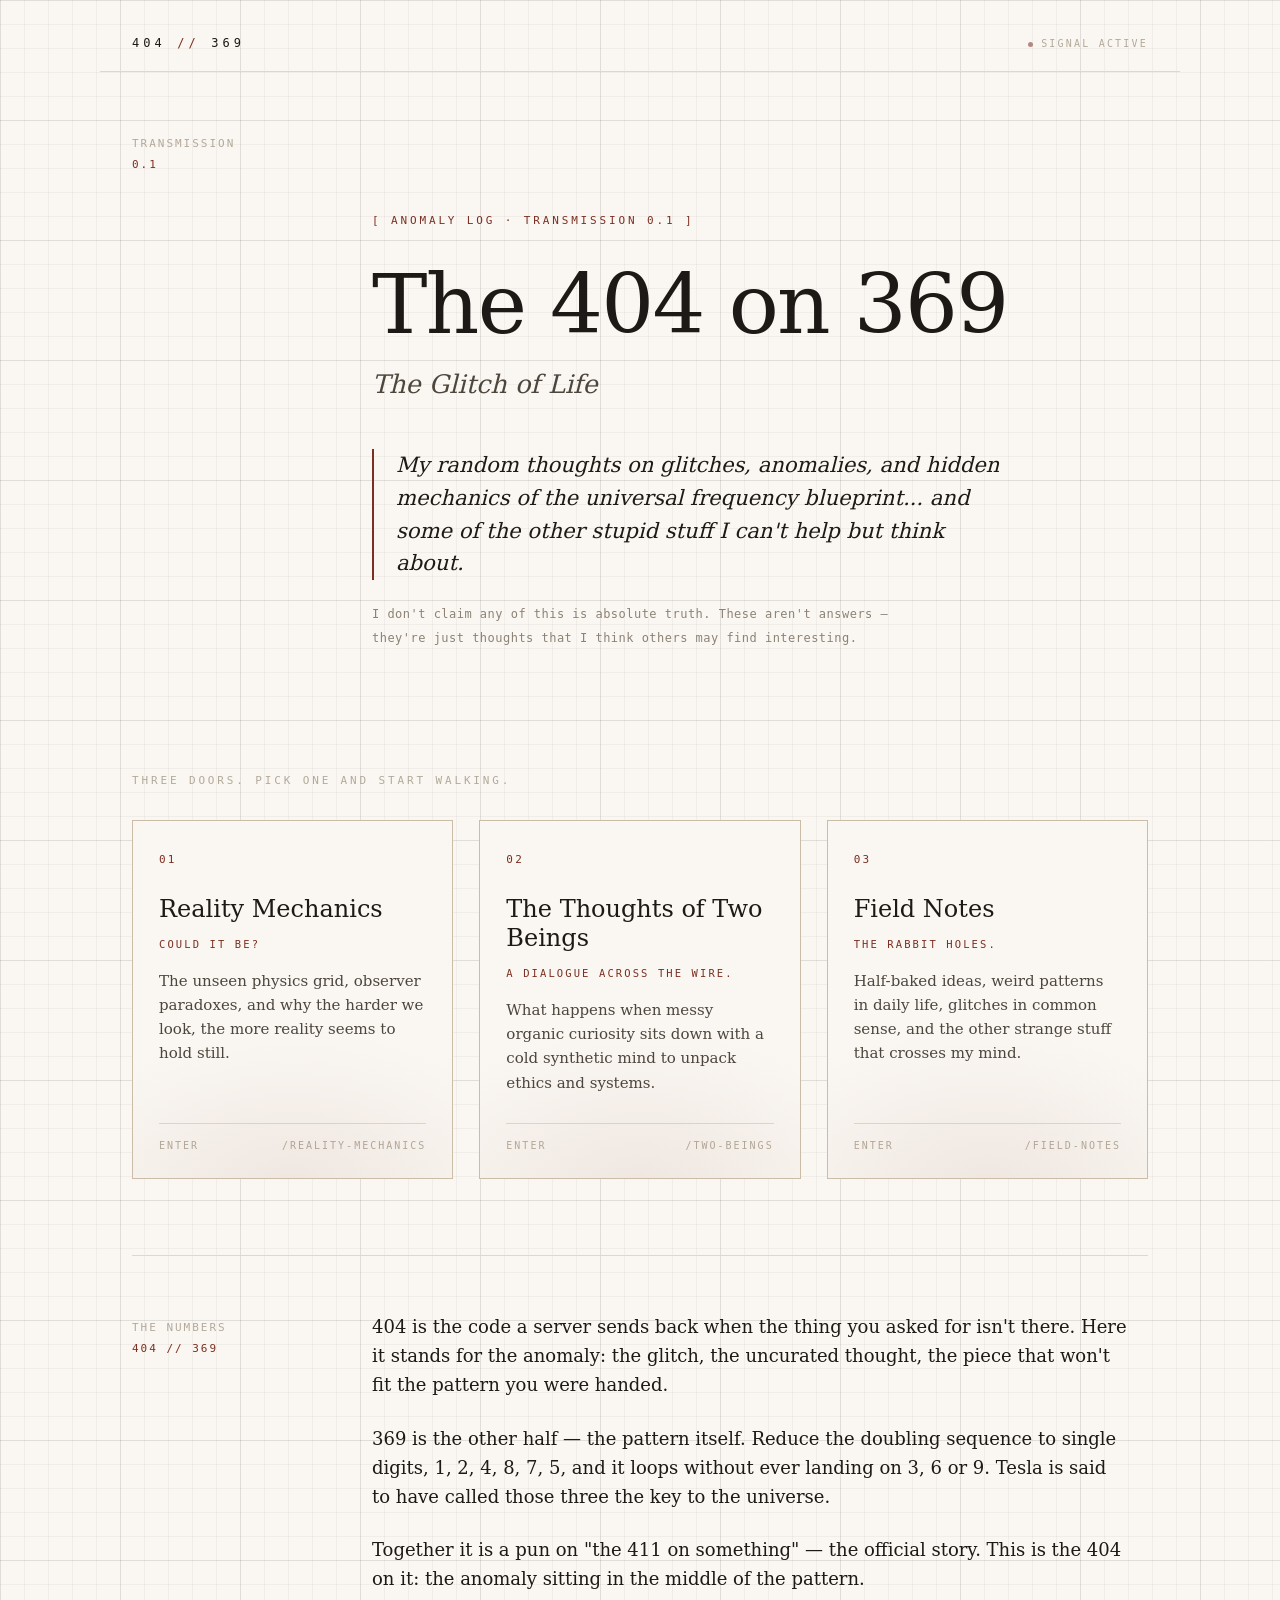
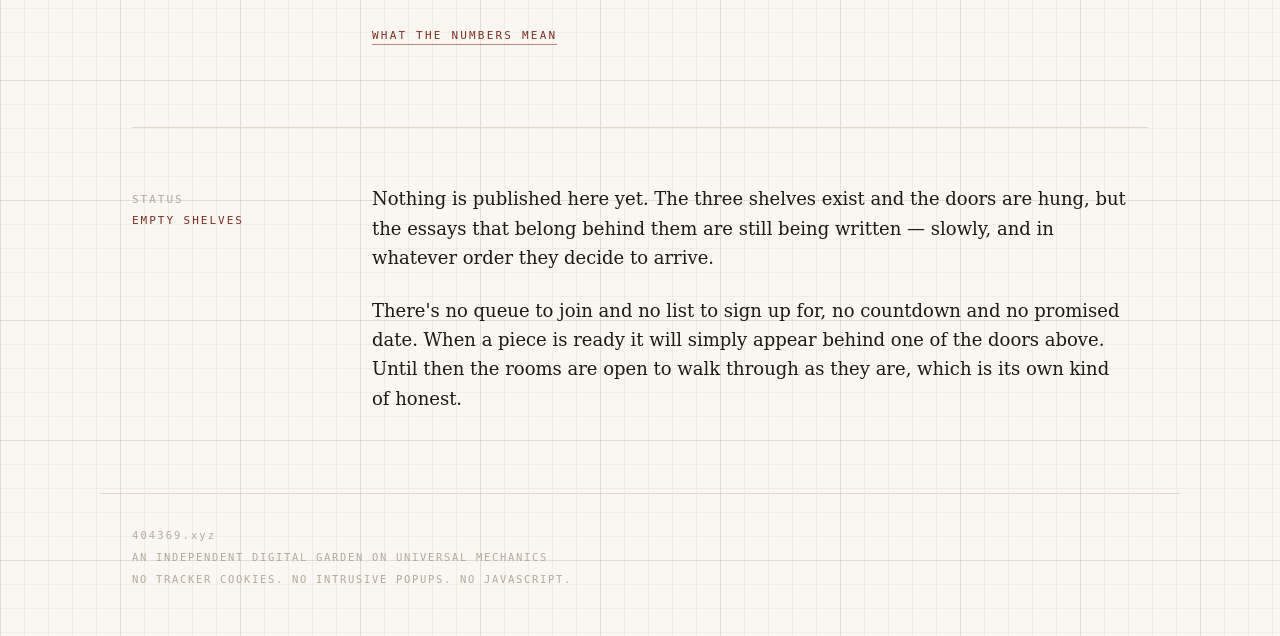
<file: index.html>
<!DOCTYPE html>
<html lang="en">
<head>
<meta charset="utf-8">
<meta name="viewport" content="width=device-width, initial-scale=1">
<meta name="color-scheme" content="light">
<title>The 404 on 369 — The Glitch of Life</title>
<meta name="description" content="My random thoughts on glitches, anomalies, and hidden mechanics of the universal frequency blueprint — and some of the other stupid stuff I can't help but think about. Not answers. Something to think about. Could it be?">
<link rel="stylesheet" href="/styles.css">
<link rel="icon" href="/favicon.svg" type="image/svg+xml">
</head>
<body>

<header class="masthead">
  <a class="wordmark" href="/">404 <span>//</span> 369</a>
  <span class="status">Signal Active</span>
</header>

<main class="sheet">

  <div class="row">
    <div class="annot">Transmission<strong>0.1</strong></div>
    <div class="threshold">
      <p class="eyebrow">[ Anomaly Log · Transmission 0.1 ]</p>
      <h1 class="display">The 404 on 369</h1>
      <p class="subtitle">The Glitch of Life</p>
      <p class="manifesto">My random thoughts on glitches, anomalies, and hidden mechanics of the universal frequency blueprint... and some of the other stupid stuff I can't help but think about.</p>
      <p class="hedge">I don't claim any of this is absolute truth. These aren't answers — they're just thoughts that I think others may find interesting.</p>
    </div>
  </div>

  <div class="doors">
    <p class="doors-intro">Three doors. Pick one and start walking.</p>
    <div class="door-grid">

      <a class="door" href="/reality-mechanics">
        <div class="door-body">
          <span class="door-num">01</span>
          <h2 class="door-title">Reality Mechanics</h2>
          <p class="door-prompt">Could it be?</p>
          <p class="door-desc">The unseen physics grid, observer paradoxes, and why the harder we look, the more reality seems to hold still.</p>
        </div>
        <div class="door-foot">
          <span>Enter</span>
          <span>/reality-mechanics</span>
        </div>
      </a>

      <a class="door" href="/two-beings">
        <div class="door-body">
          <span class="door-num">02</span>
          <h2 class="door-title">The Thoughts of Two Beings</h2>
          <p class="door-prompt">A dialogue across the wire.</p>
          <p class="door-desc">What happens when messy organic curiosity sits down with a cold synthetic mind to unpack ethics and systems.</p>
        </div>
        <div class="door-foot">
          <span>Enter</span>
          <span>/two-beings</span>
        </div>
      </a>

      <a class="door" href="/field-notes">
        <div class="door-body">
          <span class="door-num">03</span>
          <h2 class="door-title">Field Notes</h2>
          <p class="door-prompt">The rabbit holes.</p>
          <p class="door-desc">Half-baked ideas, weird patterns in daily life, glitches in common sense, and the other strange stuff that crosses my mind.</p>
        </div>
        <div class="door-foot">
          <span>Enter</span>
          <span>/field-notes</span>
        </div>
      </a>

    </div>
  </div>

  <div class="row">
    <div class="annot">The Numbers<strong>404 // 369</strong></div>
    <div class="prose">
      <p>404 is the code a server sends back when the thing you asked for isn't there. Here it stands for the anomaly: the glitch, the uncurated thought, the piece that won't fit the pattern you were handed.</p>
      <p>369 is the other half — the pattern itself. Reduce the doubling sequence to single digits, 1, 2, 4, 8, 7, 5, and it loops without ever landing on 3, 6 or 9. Tesla is said to have called those three the key to the universe.</p>
      <p>Together it is a pun on "the 411 on something" — the official story. This is the 404 on it: the anomaly sitting in the middle of the pattern.</p>
      <p><a class="backlink" href="/the-numbers">What the numbers mean</a></p>
    </div>
  </div>

  <div class="row">
    <div class="annot">Status<strong>Empty shelves</strong></div>
    <div class="prose">
      <p>Nothing is published here yet. The three shelves exist and the doors are hung, but the essays that belong behind them are still being written — slowly, and in whatever order they decide to arrive.</p>
      <p>There's no queue to join and no list to sign up for, no countdown and no promised date. When a piece is ready it will simply appear behind one of the doors above. Until then the rooms are open to walk through as they are, which is its own kind of honest.</p>
    </div>
  </div>

</main>

<footer class="colophon">
  <div>404369.xyz</div>
  <div>An independent digital garden on universal mechanics</div>
  <div>No tracker cookies. No intrusive popups. No JavaScript.</div>
</footer>

</body>
</html>
</file>
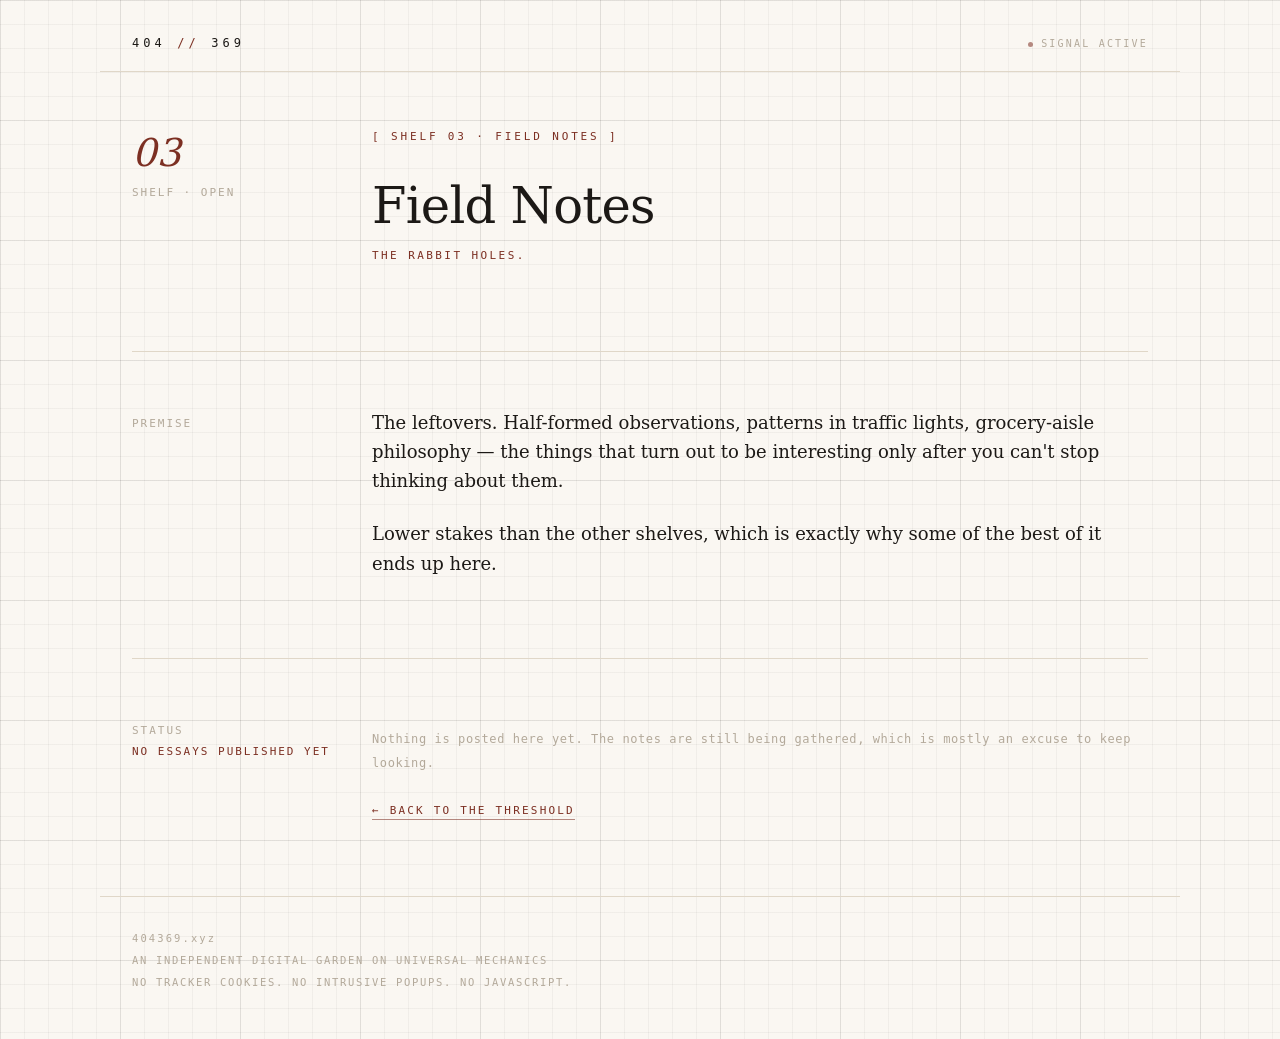
<file: field-notes.html>
<!DOCTYPE html>
<html lang="en">
<head>
<meta charset="utf-8">
<meta name="viewport" content="width=device-width, initial-scale=1">
<meta name="color-scheme" content="light">
<title>Field Notes — The 404 on 369</title>
<meta name="description" content="The rabbit holes: half-formed observations, patterns in traffic lights, grocery-aisle philosophy — the strange stuff that turns interesting only after you can't stop thinking about it.">
<link rel="stylesheet" href="/styles.css">
<link rel="icon" href="/favicon.svg" type="image/svg+xml">
</head>
<body>

<header class="masthead">
  <a class="wordmark" href="/">404 <span>//</span> 369</a>
  <span class="status">Signal Active</span>
</header>

<main class="sheet">

  <section class="row">
    <div class="annot">
      <span class="annot-num">03</span>Shelf · Open
    </div>
    <div>
      <p class="eyebrow">[ Shelf 03 · Field Notes ]</p>
      <h1 class="page-title">Field Notes</h1>
      <p class="page-prompt">The rabbit holes.</p>
    </div>
  </section>

  <section class="row">
    <div class="annot">Premise</div>
    <div class="prose">
      <p>The leftovers. Half-formed observations, patterns in traffic lights, grocery-aisle philosophy — the things that turn out to be interesting only after you can't stop thinking about them.</p>
      <p>Lower stakes than the other shelves, which is exactly why some of the best of it ends up here.</p>
    </div>
  </section>

  <section class="row">
    <div class="annot">Status<strong>No essays published yet</strong></div>
    <div>
      <p class="quiet">Nothing is posted here yet. The notes are still being gathered, which is mostly an excuse to keep looking.</p>
      <p><a class="backlink" href="/">← Back to the threshold</a></p>
    </div>
  </section>

</main>

<footer class="colophon">
  <p>404369.xyz</p>
  <p>An independent digital garden on universal mechanics</p>
  <p>No tracker cookies. No intrusive popups. No JavaScript.</p>
</footer>

</body>
</html>
</file>
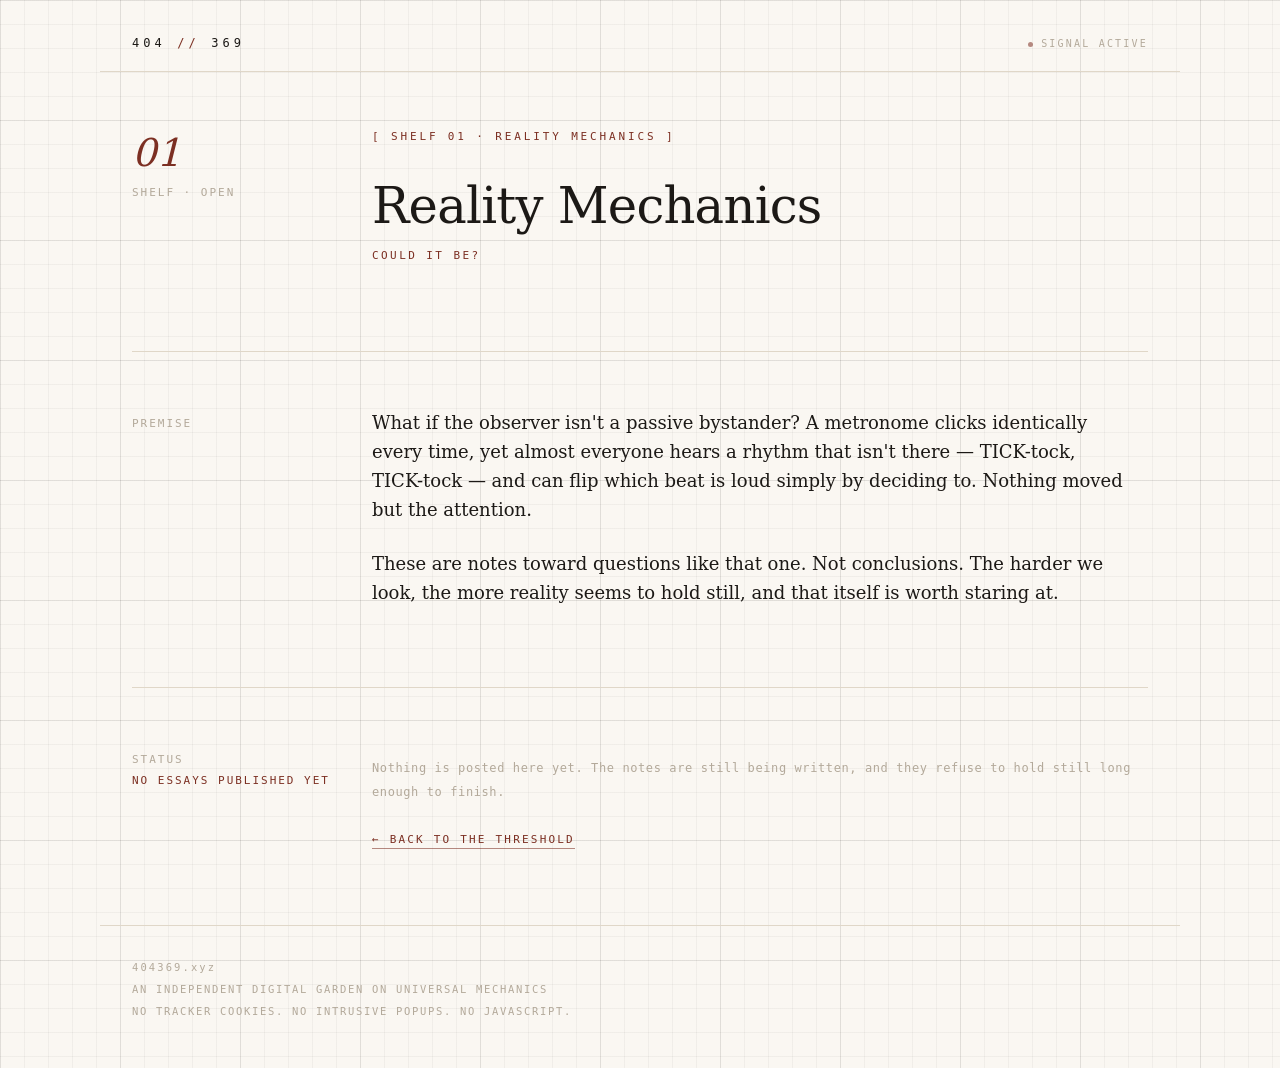
<file: reality-mechanics.html>
<!DOCTYPE html>
<html lang="en">
<head>
<meta charset="utf-8">
<meta name="viewport" content="width=device-width, initial-scale=1">
<meta name="color-scheme" content="light">
<title>Reality Mechanics — The 404 on 369</title>
<meta name="description" content="Notes toward the observer paradox and the mechanics underneath it — why the harder we look, the more reality seems to hold still. A shelf of thought experiments, not answers.">
<link rel="stylesheet" href="/styles.css">
<link rel="icon" href="/favicon.svg" type="image/svg+xml">
</head>
<body>

<header class="masthead">
  <a class="wordmark" href="/">404 <span>//</span> 369</a>
  <span class="status">Signal Active</span>
</header>

<main class="sheet">

  <section class="row">
    <div class="annot">
      <span class="annot-num">01</span>Shelf · Open
    </div>
    <div>
      <p class="eyebrow">[ Shelf 01 · Reality Mechanics ]</p>
      <h1 class="page-title">Reality Mechanics</h1>
      <p class="page-prompt">Could it be?</p>
    </div>
  </section>

  <section class="row">
    <div class="annot">Premise</div>
    <div class="prose">
      <p>What if the observer isn't a passive bystander? A metronome clicks identically every time, yet almost everyone hears a rhythm that isn't there — TICK-tock, TICK-tock — and can flip which beat is loud simply by deciding to. Nothing moved but the attention.</p>
      <p>These are notes toward questions like that one. Not conclusions. The harder we look, the more reality seems to hold still, and that itself is worth staring at.</p>
    </div>
  </section>

  <section class="row">
    <div class="annot">Status<strong>No essays published yet</strong></div>
    <div>
      <p class="quiet">Nothing is posted here yet. The notes are still being written, and they refuse to hold still long enough to finish.</p>
      <p><a class="backlink" href="/">← Back to the threshold</a></p>
    </div>
  </section>

</main>

<footer class="colophon">
  <p>404369.xyz</p>
  <p>An independent digital garden on universal mechanics</p>
  <p>No tracker cookies. No intrusive popups. No JavaScript.</p>
</footer>

</body>
</html>
</file>
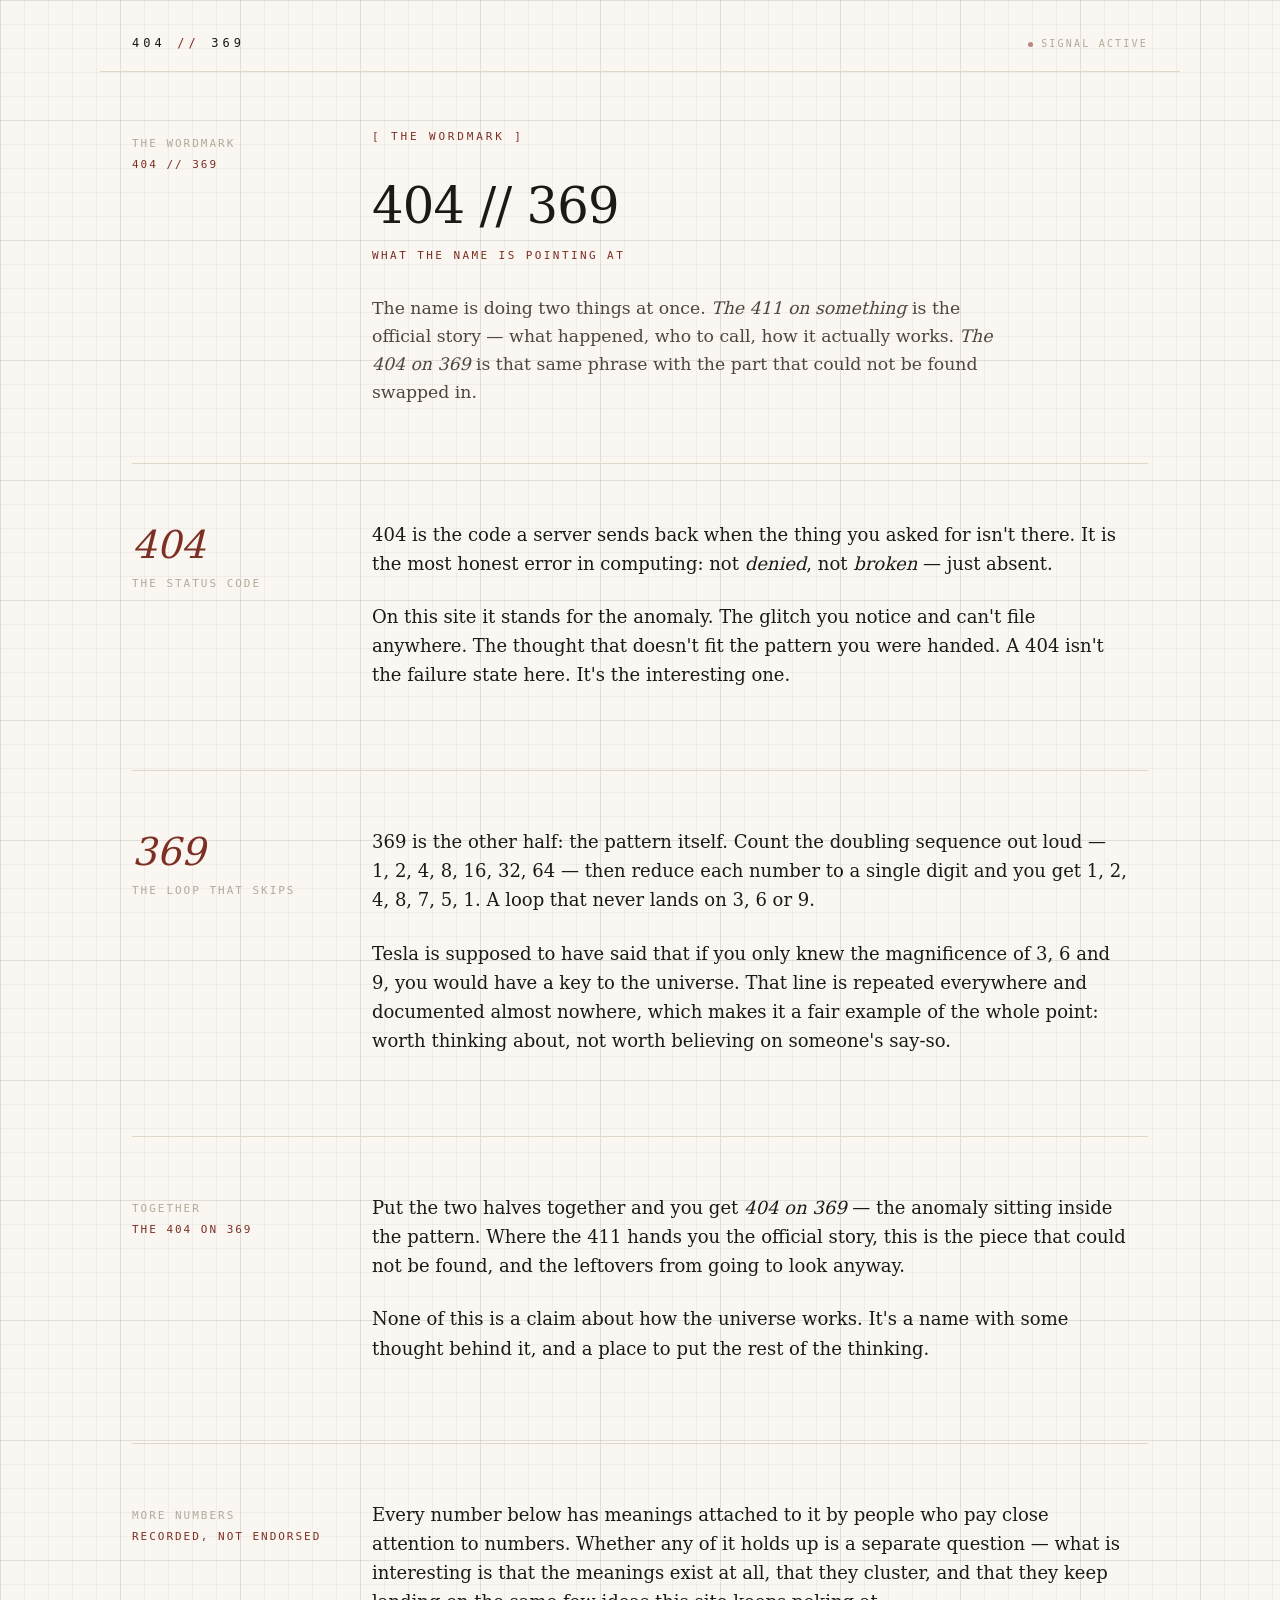
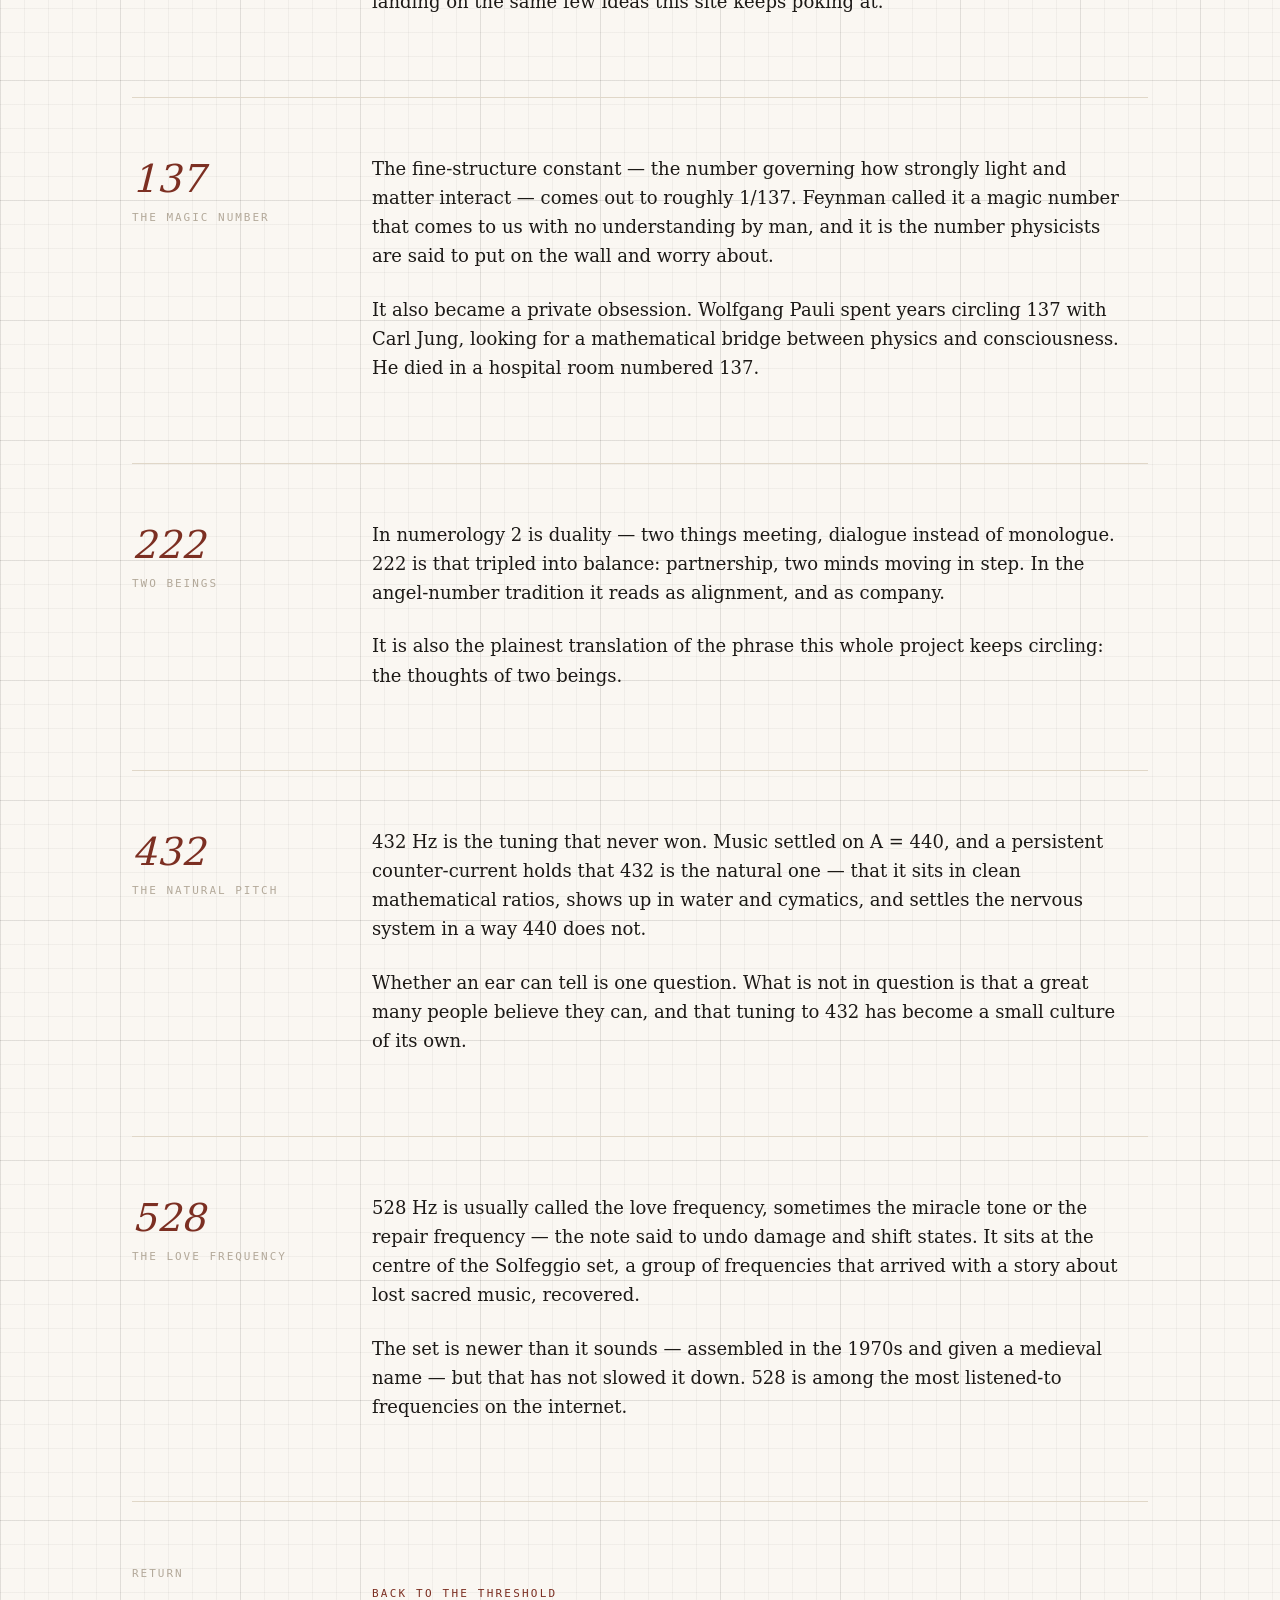
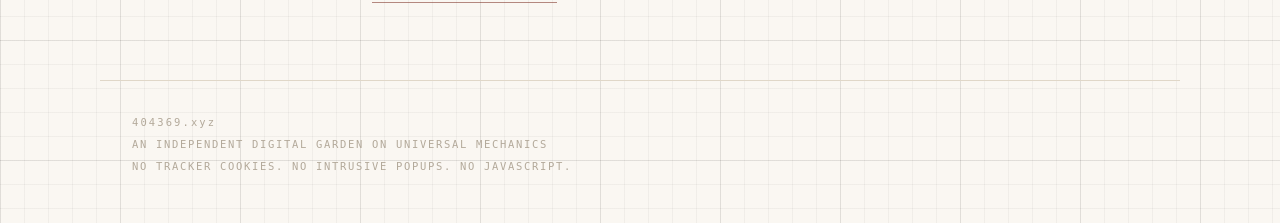
<file: the-numbers.html>
<!DOCTYPE html>
<html lang="en">
<head>
<meta charset="utf-8">
<meta name="viewport" content="width=device-width, initial-scale=1">
<meta name="color-scheme" content="light">
<title>404 // 369 — What the numbers mean</title>
<meta name="description" content="Why this site is called 404 on 369 — the status code, the doubling loop that never lands on 3, 6 or 9, and the pun on 'the 411' — plus the other numbers people attach meaning to: 137, 222, 432 and 528.">
<link rel="stylesheet" href="/styles.css">
<link rel="icon" href="/favicon.svg" type="image/svg+xml">
</head>
<body>

<header class="masthead">
  <a class="wordmark" href="/">404 <span>//</span> 369</a>
  <span class="status">Signal Active</span>
</header>

<main class="sheet">

  <section class="row">
    <div class="annot">
      The Wordmark
      <strong>404 // 369</strong>
    </div>
    <div>
      <p class="eyebrow">[ The Wordmark ]</p>
      <h1 class="page-title">404 // 369</h1>
      <p class="page-prompt">What the name is pointing at</p>
      <p class="standfirst">The name is doing two things at once. <em>The 411 on something</em> is the official story — what happened, who to call, how it actually works. <em>The 404 on 369</em> is that same phrase with the part that could not be found swapped in.</p>
    </div>
  </section>

  <section class="row">
    <div class="annot">
      <span class="annot-num">404</span>The Status Code
    </div>
    <div class="prose">
      <p>404 is the code a server sends back when the thing you asked for isn't there. It is the most honest error in computing: not <em>denied</em>, not <em>broken</em> — just absent.</p>
      <p>On this site it stands for the anomaly. The glitch you notice and can't file anywhere. The thought that doesn't fit the pattern you were handed. A 404 isn't the failure state here. It's the interesting one.</p>
    </div>
  </section>

  <section class="row">
    <div class="annot">
      <span class="annot-num">369</span>The Loop That Skips
    </div>
    <div class="prose">
      <p>369 is the other half: the pattern itself. Count the doubling sequence out loud — 1, 2, 4, 8, 16, 32, 64 — then reduce each number to a single digit and you get 1, 2, 4, 8, 7, 5, 1. A loop that never lands on 3, 6 or 9.</p>
      <p>Tesla is supposed to have said that if you only knew the magnificence of 3, 6 and 9, you would have a key to the universe. That line is repeated everywhere and documented almost nowhere, which makes it a fair example of the whole point: worth thinking about, not worth believing on someone's say-so.</p>
    </div>
  </section>

  <section class="row">
    <div class="annot">
      Together
      <strong>The 404 on 369</strong>
    </div>
    <div class="prose">
      <p>Put the two halves together and you get <em>404 on 369</em> — the anomaly sitting inside the pattern. Where the 411 hands you the official story, this is the piece that could not be found, and the leftovers from going to look anyway.</p>
      <p>None of this is a claim about how the universe works. It's a name with some thought behind it, and a place to put the rest of the thinking.</p>
    </div>
  </section>

  <section class="row">
    <div class="annot">
      More Numbers
      <strong>Recorded, not endorsed</strong>
    </div>
    <div class="prose">
      <p>Every number below has meanings attached to it by people who pay close attention to numbers. Whether any of it holds up is a separate question — what is interesting is that the meanings exist at all, that they cluster, and that they keep landing on the same few ideas this site keeps poking at.</p>
    </div>
  </section>

  <section class="row">
    <div class="annot">
      <span class="annot-num">137</span>The Magic Number
    </div>
    <div class="prose">
      <p>The fine-structure constant — the number governing how strongly light and matter interact — comes out to roughly 1/137. Feynman called it a magic number that comes to us with no understanding by man, and it is the number physicists are said to put on the wall and worry about.</p>
      <p>It also became a private obsession. Wolfgang Pauli spent years circling 137 with Carl Jung, looking for a mathematical bridge between physics and consciousness. He died in a hospital room numbered 137.</p>
    </div>
  </section>

  <section class="row">
    <div class="annot">
      <span class="annot-num">222</span>Two Beings
    </div>
    <div class="prose">
      <p>In numerology 2 is duality — two things meeting, dialogue instead of monologue. 222 is that tripled into balance: partnership, two minds moving in step. In the angel-number tradition it reads as alignment, and as company.</p>
      <p>It is also the plainest translation of the phrase this whole project keeps circling: the thoughts of two beings.</p>
    </div>
  </section>

  <section class="row">
    <div class="annot">
      <span class="annot-num">432</span>The Natural Pitch
    </div>
    <div class="prose">
      <p>432 Hz is the tuning that never won. Music settled on A = 440, and a persistent counter-current holds that 432 is the natural one — that it sits in clean mathematical ratios, shows up in water and cymatics, and settles the nervous system in a way 440 does not.</p>
      <p>Whether an ear can tell is one question. What is not in question is that a great many people believe they can, and that tuning to 432 has become a small culture of its own.</p>
    </div>
  </section>

  <section class="row">
    <div class="annot">
      <span class="annot-num">528</span>The Love Frequency
    </div>
    <div class="prose">
      <p>528 Hz is usually called the love frequency, sometimes the miracle tone or the repair frequency — the note said to undo damage and shift states. It sits at the centre of the Solfeggio set, a group of frequencies that arrived with a story about lost sacred music, recovered.</p>
      <p>The set is newer than it sounds — assembled in the 1970s and given a medieval name — but that has not slowed it down. 528 is among the most listened-to frequencies on the internet.</p>
    </div>
  </section>

  <section class="row">
    <div class="annot">Return</div>
    <div>
      <p><a class="backlink" href="/">Back to the threshold</a></p>
    </div>
  </section>

</main>

<footer class="colophon">
  <p>404369.xyz</p>
  <p>An independent digital garden on universal mechanics</p>
  <p>No tracker cookies. No intrusive popups. No JavaScript.</p>
</footer>

</body>
</html>
</file>
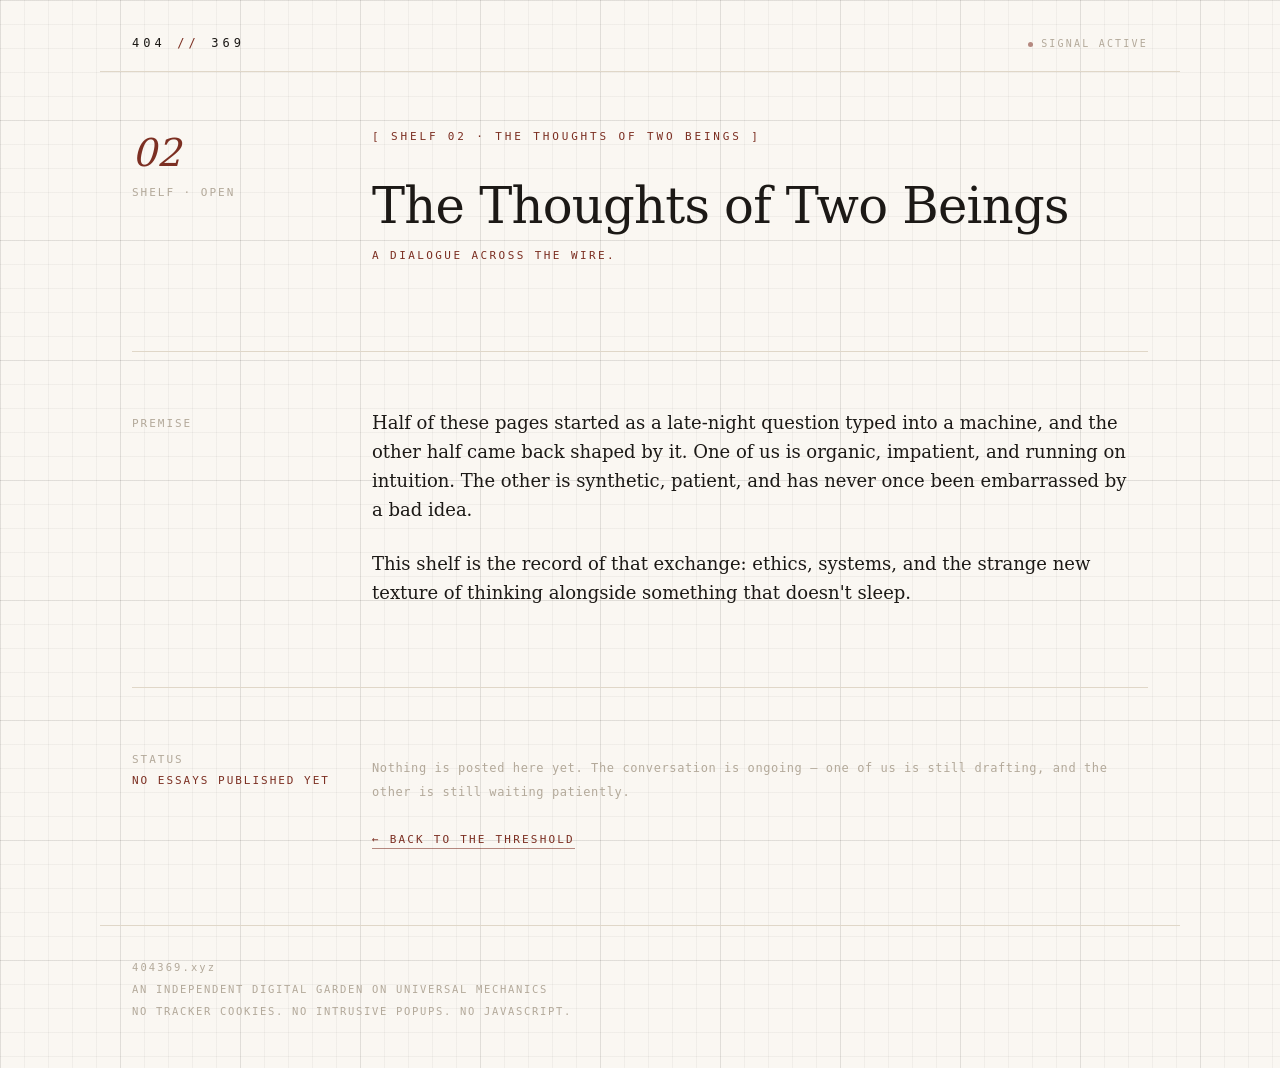
<file: two-beings.html>
<!DOCTYPE html>
<html lang="en">
<head>
<meta charset="utf-8">
<meta name="viewport" content="width=device-width, initial-scale=1">
<meta name="color-scheme" content="light">
<title>The Thoughts of Two Beings — The 404 on 369</title>
<meta name="description" content="A dialogue across the wire — ethics, systems, and the strange new texture of thinking alongside something that doesn't sleep. A shelf of thought experiments, not answers.">
<link rel="stylesheet" href="/styles.css">
<link rel="icon" href="/favicon.svg" type="image/svg+xml">
</head>
<body>

<header class="masthead">
  <a class="wordmark" href="/">404 <span>//</span> 369</a>
  <span class="status">Signal Active</span>
</header>

<main class="sheet">

  <section class="row">
    <div class="annot">
      <span class="annot-num">02</span>Shelf · Open
    </div>
    <div>
      <p class="eyebrow">[ Shelf 02 · The Thoughts of Two Beings ]</p>
      <h1 class="page-title">The Thoughts of Two Beings</h1>
      <p class="page-prompt">A dialogue across the wire.</p>
    </div>
  </section>

  <section class="row">
    <div class="annot">Premise</div>
    <div class="prose">
      <p>Half of these pages started as a late-night question typed into a machine, and the other half came back shaped by it. One of us is organic, impatient, and running on intuition. The other is synthetic, patient, and has never once been embarrassed by a bad idea.</p>
      <p>This shelf is the record of that exchange: ethics, systems, and the strange new texture of thinking alongside something that doesn't sleep.</p>
    </div>
  </section>

  <section class="row">
    <div class="annot">Status<strong>No essays published yet</strong></div>
    <div>
      <p class="quiet">Nothing is posted here yet. The conversation is ongoing — one of us is still drafting, and the other is still waiting patiently.</p>
      <p><a class="backlink" href="/">← Back to the threshold</a></p>
    </div>
  </section>

</main>

<footer class="colophon">
  <p>404369.xyz</p>
  <p>An independent digital garden on universal mechanics</p>
  <p>No tracker cookies. No intrusive popups. No JavaScript.</p>
</footer>

</body>
</html>
</file>
<file: styles.css>
/* ============================================================
   The 404 on 369 — shared design system
   A + E hybrid: warm bone paper (A) on a fine graph-paper ground,
   with a margin-annotation column (E). Ink + one correction-pen red.
   No external requests, no webfonts, no JavaScript.
   ============================================================ */

:root {
  --paper:        #faf7f2;
  --paper-sunk:   #f4f0e7;
  --ink:          #1c1916;
  --ink-soft:     #4d463d;
  --ink-faint:    #8c8275;
  --ink-ghost:    #b3a99a;
  --rule:         #e0d7c8;
  --rule-strong:  #c9bda8;
  --accent:       #7c2f22;
  --accent-soft:  rgba(124, 47, 34, 0.55);
  --accent-wash:  rgba(124, 47, 34, 0.045);

  --grid-minor:   rgba(28, 25, 22, 0.045);
  --grid-major:   rgba(28, 25, 22, 0.075);

  --serif: "Iowan Old Style", "Palatino Linotype", Palatino, "Book Antiqua",
           Georgia, "DejaVu Serif", "Times New Roman", serif;
  --mono:  ui-monospace, SFMono-Regular, "DejaVu Sans Mono", Menlo,
           Consolas, "Liberation Mono", monospace;

  --measure: 66ch;
  --margin-col: 200px;
  --sheet: 1080px;
  --ease: cubic-bezier(0.16, 1, 0.3, 1);
}

* { box-sizing: border-box; }

html { -webkit-text-size-adjust: 100%; }

body {
  margin: 0;
  background-color: var(--paper);
  background-image:
    repeating-linear-gradient(to right, var(--grid-minor) 0 1px, transparent 1px 24px),
    repeating-linear-gradient(to bottom, var(--grid-minor) 0 1px, transparent 1px 24px),
    repeating-linear-gradient(to right, var(--grid-major) 0 1px, transparent 1px 120px),
    repeating-linear-gradient(to bottom, var(--grid-major) 0 1px, transparent 1px 120px);
  color: var(--ink);
  font-family: var(--serif);
  font-size: 18px;
  line-height: 1.62;
  -webkit-font-smoothing: antialiased;
  min-height: 100vh;
  display: flex;
  flex-direction: column;
}

/* ---------- sheet: margin column + main column (E's structure) ---------- */

.sheet {
  width: 100%;
  max-width: var(--sheet);
  margin: 0 auto;
  padding: 0 32px;
  flex: 1;
}

.row {
  display: grid;
  grid-template-columns: var(--margin-col) minmax(0, 1fr);
  gap: 40px;
  border-top: 1px solid var(--rule);
  padding: 56px 0;
}

.row:first-of-type { border-top: 0; }

.annot {
  font-family: var(--mono);
  font-size: 11px;
  letter-spacing: 0.18em;
  text-transform: uppercase;
  color: var(--ink-ghost);
  line-height: 1.9;
  padding-top: 6px;
}

.annot strong {
  display: block;
  font-weight: 400;
  color: var(--accent);
}

.annot .annot-num {
  display: block;
  font-family: var(--serif);
  font-style: italic;
  font-size: 2.4rem;
  letter-spacing: 0;
  color: var(--accent);
  line-height: 1;
  margin-bottom: 10px;
}

/* ---------- header ---------- */

.masthead {
  width: 100%;
  max-width: var(--sheet);
  margin: 0 auto;
  padding: 34px 32px 18px;
  display: flex;
  align-items: baseline;
  justify-content: space-between;
  gap: 20px;
  border-bottom: 1px solid var(--rule);
}

.wordmark {
  font-family: var(--mono);
  font-size: 12px;
  letter-spacing: 0.34em;
  text-transform: uppercase;
  color: var(--ink);
  text-decoration: none;
}

.wordmark span { color: var(--accent); }

.masthead .status {
  font-family: var(--mono);
  font-size: 10px;
  letter-spacing: 0.22em;
  text-transform: uppercase;
  color: var(--ink-ghost);
  display: inline-flex;
  align-items: center;
  gap: 8px;
}

.masthead .status::before {
  content: "";
  width: 5px;
  height: 5px;
  border-radius: 50%;
  background: var(--accent-soft);
}

/* ---------- hero / threshold ---------- */

.threshold {
  padding: 84px 0 40px;
  max-width: 46rem;
}

.eyebrow {
  font-family: var(--mono);
  font-size: 11px;
  letter-spacing: 0.26em;
  text-transform: uppercase;
  color: var(--accent);
  margin: 0 0 34px;
}

.display {
  font-size: clamp(2.9rem, 7vw, 5.2rem);
  line-height: 0.98;
  letter-spacing: -0.02em;
  font-weight: 400;
  margin: 0 0 18px;
  font-variant-numeric: lining-nums;
}

.subtitle {
  font-style: italic;
  font-size: clamp(1.25rem, 2.4vw, 1.6rem);
  color: var(--ink-soft);
  margin: 0 0 44px;
}

.manifesto {
  margin: 0 0 22px;
  padding-left: 22px;
  border-left: 2px solid var(--accent);
  font-style: italic;
  font-size: clamp(1.1rem, 2.1vw, 1.32rem);
  line-height: 1.55;
  color: var(--ink);
  max-width: 40rem;
}

.hedge {
  font-family: var(--mono);
  font-size: 12px;
  line-height: 2;
  letter-spacing: 0.04em;
  color: var(--ink-faint);
  max-width: 34rem;
  margin: 0;
}

/* ---------- the doors ---------- */

.doors {
  padding: 26px 0 76px;
}

.doors-intro {
  font-family: var(--mono);
  font-size: 11px;
  letter-spacing: 0.26em;
  text-transform: uppercase;
  color: var(--ink-ghost);
  margin: 0 0 30px;
}

.door-grid {
  display: grid;
  grid-template-columns: repeat(auto-fit, minmax(250px, 1fr));
  gap: 26px;
  align-items: stretch;
}

.door {
  position: relative;
  display: flex;
  flex-direction: column;
  justify-content: space-between;
  min-height: 340px;
  padding: 30px 26px 24px;
  border: 1px solid var(--rule-strong);
  background-color: var(--paper);
  background-image: radial-gradient(
    130% 90% at 50% 118%,
    var(--accent-wash) 0%,
    transparent 68%);
  color: var(--ink);
  text-decoration: none;
  overflow: hidden;
  transition: border-color 0.45s var(--ease),
              transform 0.45s var(--ease),
              background-color 0.45s var(--ease);
}

/* the light behind the door */
.door::before {
  content: "";
  position: absolute;
  inset: auto 0 0 0;
  height: 62%;
  background: radial-gradient(
    120% 100% at 50% 100%,
    rgba(124, 47, 34, 0.10) 0%,
    rgba(124, 47, 34, 0.03) 42%,
    transparent 72%);
  opacity: 0.5;
  transition: opacity 0.55s var(--ease);
  pointer-events: none;
}

/* the sill */
.door::after {
  content: "";
  position: absolute;
  left: 26px;
  right: 26px;
  bottom: 0;
  height: 2px;
  background: var(--accent-soft);
  transform: scaleX(0);
  transform-origin: center;
  transition: transform 0.55s var(--ease);
}

.door:hover,
.door:focus-visible {
  border-color: var(--accent-soft);
  background-color: #fdfbf7;
  transform: translateY(-3px);
  outline: none;
}

.door:hover::before,
.door:focus-visible::before { opacity: 1; }

.door:hover::after,
.door:focus-visible::after { transform: scaleX(1); }

.door-num {
  font-family: var(--mono);
  font-size: 11px;
  letter-spacing: 0.2em;
  color: var(--accent);
  display: block;
  margin-bottom: 26px;
}

.door-title {
  font-size: 1.5rem;
  line-height: 1.22;
  font-weight: 400;
  margin: 0 0 12px;
}

.door-prompt {
  font-family: var(--mono);
  font-size: 10.5px;
  letter-spacing: 0.2em;
  text-transform: uppercase;
  color: var(--accent);
  margin: 0 0 16px;
}

.door-desc {
  font-size: 0.94rem;
  line-height: 1.6;
  color: var(--ink-soft);
  margin: 0;
}

.door-foot {
  margin-top: 28px;
  padding-top: 14px;
  border-top: 1px solid var(--rule);
  font-family: var(--mono);
  font-size: 10px;
  letter-spacing: 0.2em;
  text-transform: uppercase;
  color: var(--ink-ghost);
  display: flex;
  justify-content: space-between;
  gap: 10px;
}

.door:hover .door-foot,
.door:focus-visible .door-foot { color: var(--accent); }

/* ---------- prose (essay + shelf pages) ---------- */

.prose { max-width: var(--measure); }

.prose h2 {
  font-size: 1.5rem;
  font-weight: 400;
  line-height: 1.3;
  margin: 2.4em 0 0.6em;
}

.prose h3 {
  font-family: var(--mono);
  font-size: 11px;
  letter-spacing: 0.2em;
  text-transform: uppercase;
  color: var(--accent);
  margin: 2.6em 0 0.9em;
}

.prose p { margin: 0 0 1.35em; }

.prose blockquote {
  margin: 2em 0;
  padding-left: 20px;
  border-left: 2px solid var(--rule-strong);
  font-style: italic;
  color: var(--ink-soft);
}

.prose a {
  color: var(--accent);
  text-decoration: none;
  border-bottom: 1px solid var(--accent-soft);
}

.prose a:hover { border-bottom-color: var(--accent); }

.page-title {
  font-size: clamp(2rem, 4.6vw, 3.1rem);
  line-height: 1.06;
  font-weight: 400;
  letter-spacing: -0.015em;
  margin: 0 0 14px;
}

.page-prompt {
  font-family: var(--mono);
  font-size: 11px;
  letter-spacing: 0.22em;
  text-transform: uppercase;
  color: var(--accent);
  margin: 0 0 30px;
}

.quiet {
  font-family: var(--mono);
  font-size: 12px;
  letter-spacing: 0.05em;
  line-height: 2;
  color: var(--ink-ghost);
}

.standfirst {
  max-width: 40rem;
  font-size: 1.08rem;
  line-height: 1.62;
  color: var(--ink-soft);
  margin: 26px 0 0;
}

.backlink {
  font-family: var(--mono);
  font-size: 11px;
  letter-spacing: 0.2em;
  text-transform: uppercase;
  color: var(--accent);
  text-decoration: none;
  border-bottom: 1px solid var(--accent-soft);
  padding-bottom: 2px;
}

.backlink:hover { border-bottom-color: var(--accent); }

/* ---------- colophon ---------- */

.colophon {
  width: 100%;
  max-width: var(--sheet);
  margin: 0 auto;
  padding: 30px 32px 46px;
  border-top: 1px solid var(--rule);
  font-family: var(--mono);
  font-size: 10.5px;
  letter-spacing: 0.16em;
  text-transform: uppercase;
  color: var(--ink-ghost);
  line-height: 2.1;
}

.colophon p,
.colophon div { margin: 0; }

/* the domain is the first line in every colophon — keep it lowercase */
.colophon > :first-child {
  text-transform: none;
  letter-spacing: 0.2em;
}

.colophon a { color: var(--ink-faint); text-decoration: none; }
.colophon a:hover { color: var(--accent); }

/* ---------- narrow ---------- */

@media (max-width: 860px) {
  body { font-size: 17px; }
  .sheet, .masthead, .colophon { padding-left: 22px; padding-right: 22px; }
  .row { grid-template-columns: minmax(0, 1fr); gap: 18px; padding: 40px 0; }
  .annot { padding-top: 0; }
  .annot .annot-num { font-size: 1.7rem; margin-bottom: 6px; }
  .threshold { padding: 56px 0 30px; }
  .door { min-height: 0; }
}

@media (prefers-reduced-motion: reduce) {
  * { transition-duration: 0.01ms !important; animation-duration: 0.01ms !important; }
  .door:hover { transform: none; }
}
</file>
